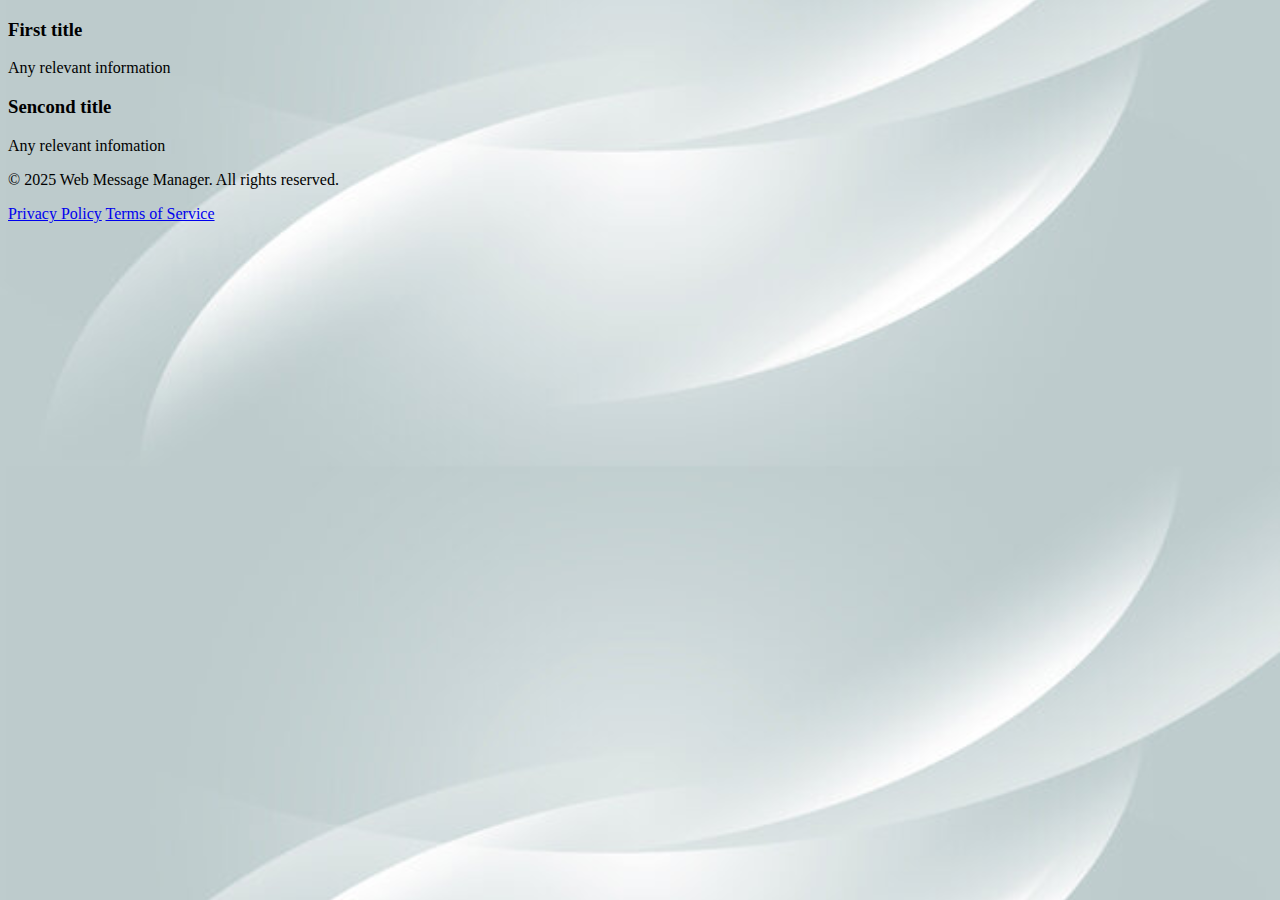
<file: Pagina Web/index.html>
<!DOCTYPE html>
<html lang="en">

<head>
    <meta charset="UTF-8">
    <meta name="viewport" content="width=device-width, initial-scale=1.0">
    <link href="https://cdn.jsdelivr.net/npm/bootstrap@5.3.8/dist/css/bootstrap.min.css" rel="stylesheet"
        integrity="sha384-sRIl4kxILFvY47J16cr9ZwB07vP4J8+LH7qKQnuqkuIAvNWLzeN8tE5YBujZqJLB" crossorigin="anonymous">
    <link rel="stylesheet" href="css/style.css">
    <title>Document</title>
</head>

<body>
    
    <!--Here is the screen where the user could register or enter a already created session-->
    <!--<main class="container my-5">-->
        <div class="container my-5">

            <div class="row">
                <div class="col-md-4">
                    <div class="col-8">
                        <div class="bg-light border p-3 text-center">
                            <h3>First title</h3>
                            <p>Any relevant information</p>
                        </div>
                    </div>
                </div>
                <div class="col-md-6">
                    <div class="col-4">
                        <div class="bg-light border p-3 text-center">
                            <h3>Sencond title</h3>
                            <p>Any relevant infomation</p>
                        </div>
                    </div>
                </div>
            </div>
        </div>

            <!--Footer section with all the terms and conditions of privacy set-->
            <footer class="bg-light py-3">
                <div class="container">
                    <div class="row">
                    <div class="col-md-6">
                        <p>&copy; 2025 Web Message Manager. All rights reserved.</p>
                    </div>
                    <div class="col-md-6 text-md-end">
                        <a href="#">Privacy Policy</a>
                        <a href="#" class="ms-3">Terms of Service</a>
                    </div>
                    </div>
                </div>
            </footer>

        
    <!--</main>-->

</body>

</html>
</file>
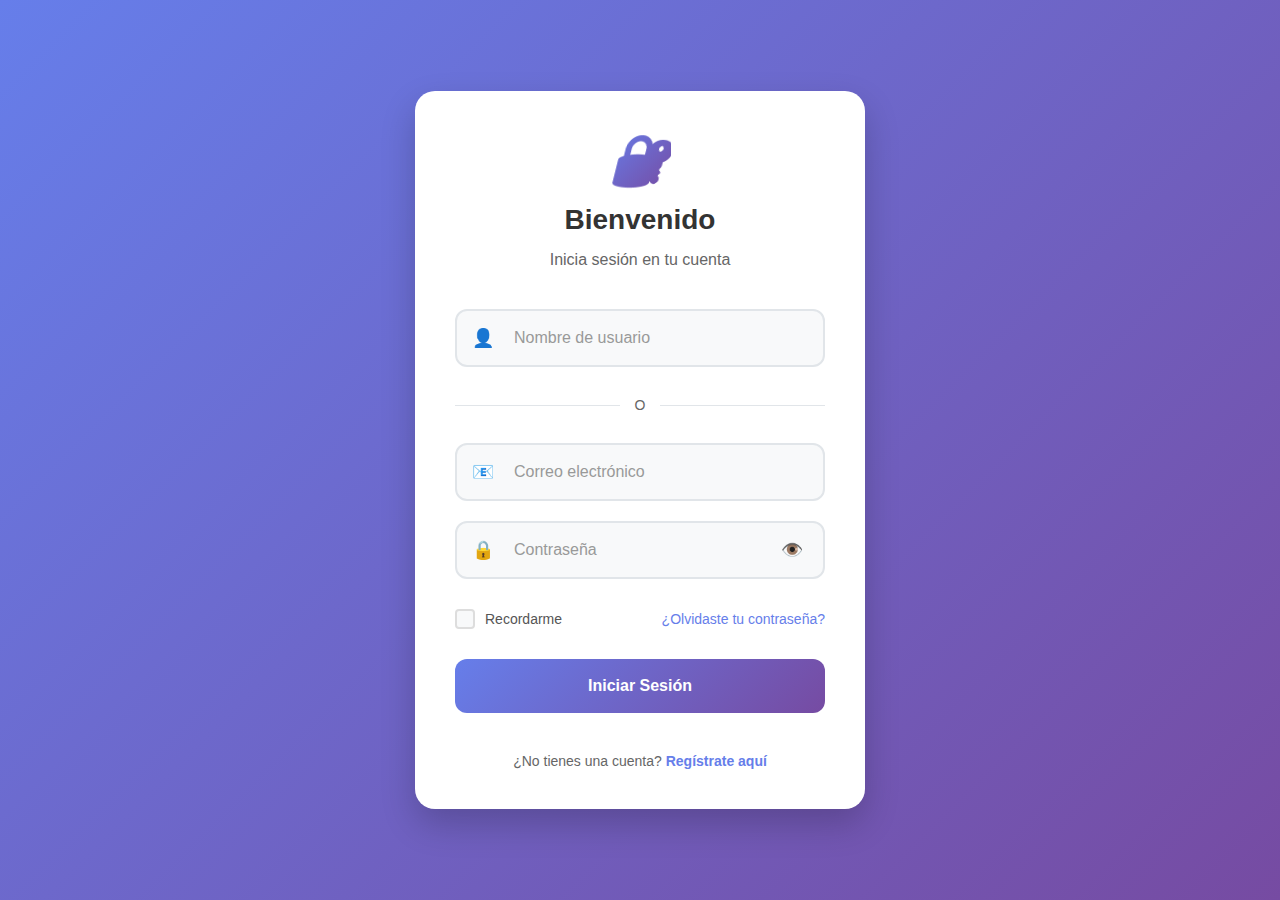
<file: repaso/src/main/resources/static/index.html>
<!DOCTYPE html>
<html lang="es">
<head>
    <meta charset="UTF-8">
    <meta name="viewport" content="width=device-width, initial-scale=1.0">
    <title>Login - Sistema de Usuarios</title>
    <style>
        /* ===== ESTILOS CSS ===== */
        * {
            margin: 0;
            padding: 0;
            box-sizing: border-box;
        }

        body {
            font-family: 'Segoe UI', Tahoma, Geneva, Verdana, sans-serif;
            background: linear-gradient(135deg, #667eea 0%, #764ba2 100%);
            min-height: 100vh;
            display: flex;
            justify-content: center;
            align-items: center;
            padding: 20px;
        }

        .login-container {
            background: white;
            border-radius: 20px;
            box-shadow: 0 15px 35px rgba(0, 0, 0, 0.2);
            width: 100%;
            max-width: 450px;
            padding: 40px;
            position: relative;
            overflow: hidden;
        }

        .login-header {
            text-align: center;
            margin-bottom: 40px;
        }

        .logo {
            display: flex;
            flex-direction: column;
            align-items: center;
            gap: 15px;
            margin-bottom: 15px;
        }

        .logo i {
            font-size: 50px;
            color: #667eea;
            background: linear-gradient(135deg, #667eea 0%, #764ba2 100%);
            -webkit-background-clip: text;
            -webkit-text-fill-color: transparent;
        }

        .logo h1 {
            color: #333;
            font-size: 28px;
            font-weight: 600;
        }

        .subtitle {
            color: #666;
            font-size: 16px;
        }

        .login-form {
            display: flex;
            flex-direction: column;
            gap: 20px;
        }

        .input-group {
            position: relative;
            display: flex;
            align-items: center;
            border: 2px solid #e1e5e9;
            border-radius: 12px;
            padding: 0 15px;
            transition: all 0.3s ease;
            background: #f8f9fa;
        }

        .input-group:focus-within {
            border-color: #667eea;
            background: white;
            box-shadow: 0 0 0 3px rgba(102, 126, 234, 0.1);
        }

        .input-icon {
            color: #667eea;
            font-size: 18px;
            margin-right: 10px;
        }

        .input-group input {
            flex: 1;
            padding: 18px 10px;
            border: none;
            background: transparent;
            font-size: 16px;
            color: #333;
            outline: none;
        }

        .input-group input::placeholder {
            color: #999;
        }

        .toggle-password {
            background: none;
            border: none;
            color: #667eea;
            cursor: pointer;
            font-size: 18px;
            padding: 5px;
            transition: color 0.3s ease;
        }

        .toggle-password:hover {
            color: #764ba2;
        }

        .or-divider {
            display: flex;
            align-items: center;
            text-align: center;
            margin: 10px 0;
        }

        .or-divider::before,
        .or-divider::after {
            content: '';
            flex: 1;
            border-bottom: 1px solid #e1e5e9;
        }

        .or-divider span {
            padding: 0 15px;
            color: #666;
            font-size: 14px;
            font-weight: 500;
        }

        .form-options {
            display: flex;
            justify-content: space-between;
            align-items: center;
            margin: 10px 0;
        }

        .checkbox-container {
            display: flex;
            align-items: center;
            cursor: pointer;
            color: #555;
            font-size: 14px;
            position: relative;
        }

        .checkbox-container input {
            position: absolute;
            opacity: 0;
            cursor: pointer;
        }

        .checkmark {
            position: relative;
            height: 20px;
            width: 20px;
            background-color: #f8f9fa;
            border: 2px solid #ddd;
            border-radius: 4px;
            margin-right: 10px;
            transition: all 0.3s ease;
        }

        .checkbox-container input:checked ~ .checkmark {
            background-color: #667eea;
            border-color: #667eea;
        }

        .checkmark:after {
            content: "";
            position: absolute;
            display: none;
            left: 6px;
            top: 2px;
            width: 5px;
            height: 10px;
            border: solid white;
            border-width: 0 2px 2px 0;
            transform: rotate(45deg);
        }

        .checkbox-container input:checked ~ .checkmark:after {
            display: block;
        }

        .forgot-password {
            color: #667eea;
            text-decoration: none;
            font-size: 14px;
            transition: color 0.3s ease;
        }

        .forgot-password:hover {
            color: #764ba2;
            text-decoration: underline;
        }

        .login-btn {
            background: linear-gradient(135deg, #667eea 0%, #764ba2 100%);
            color: white;
            border: none;
            padding: 18px;
            border-radius: 12px;
            font-size: 16px;
            font-weight: 600;
            cursor: pointer;
            transition: all 0.3s ease;
            position: relative;
            overflow: hidden;
            display: flex;
            justify-content: center;
            align-items: center;
            gap: 10px;
        }

        .login-btn:hover {
            transform: translateY(-2px);
            box-shadow: 0 7px 14px rgba(102, 126, 234, 0.3);
        }

        .login-btn:active {
            transform: translateY(0);
        }

        .btn-text {
            transition: opacity 0.3s ease;
        }

        .spinner {
            width: 20px;
            height: 20px;
            border: 3px solid rgba(255, 255, 255, 0.3);
            border-radius: 50%;
            border-top-color: white;
            animation: spin 1s ease-in-out infinite;
        }

        @keyframes spin {
            to { transform: rotate(360deg); }
        }

        .hidden {
            display: none !important;
        }

        .register-link {
            text-align: center;
            color: #666;
            font-size: 14px;
            margin-top: 20px;
        }

        .register-link a {
            color: #667eea;
            text-decoration: none;
            font-weight: 600;
            transition: color 0.3s ease;
        }

        .register-link a:hover {
            color: #764ba2;
            text-decoration: underline;
        }

        .role-info {
            margin-top: 30px;
            animation: fadeIn 0.5s ease;
        }

        @keyframes fadeIn {
            from { opacity: 0; transform: translateY(20px); }
            to { opacity: 1; transform: translateY(0); }
        }

        .role-card {
            background: linear-gradient(135deg, #f8f9fa 0%, #e9ecef 100%);
            border-radius: 15px;
            padding: 25px;
            text-align: center;
            border: 2px solid #e1e5e9;
        }

        .role-card i {
            font-size: 60px;
            margin-bottom: 15px;
            background: linear-gradient(135deg, #667eea 0%, #764ba2 100%);
            -webkit-background-clip: text;
            -webkit-text-fill-color: transparent;
        }

        .role-card h3 {
            color: #333;
            margin-bottom: 10px;
            font-size: 22px;
        }

        .role-card p {
            color: #666;
            margin-bottom: 20px;
            line-height: 1.5;
        }

        .permissions {
            background: white;
            border-radius: 10px;
            padding: 15px;
            margin: 15px 0;
            text-align: left;
        }

        .permissions h4 {
            color: #333;
            margin-bottom: 10px;
            font-size: 16px;
        }

        .permissions ul {
            list-style-type: none;
            padding-left: 0;
        }

        .permissions li {
            color: #555;
            padding: 8px 0;
            border-bottom: 1px solid #f0f0f0;
            display: flex;
            align-items: center;
            gap: 10px;
        }

        .permissions li:last-child {
            border-bottom: none;
        }

        .permissions li:before {
            content: "✓";
            color: #4CAF50;
            font-weight: bold;
        }

        .continue-btn {
            background: linear-gradient(135deg, #4CAF50 0%, #45a049 100%);
            color: white;
            border: none;
            padding: 15px 30px;
            border-radius: 10px;
            font-size: 16px;
            font-weight: 600;
            cursor: pointer;
            transition: all 0.3s ease;
            margin-top: 15px;
            width: 100%;
        }

        .continue-btn:hover {
            transform: translateY(-2px);
            box-shadow: 0 7px 14px rgba(76, 175, 80, 0.3);
        }

        .notification {
            position: fixed;
            top: 20px;
            right: 20px;
            background: #ff4757;
            color: white;
            padding: 15px 20px;
            border-radius: 10px;
            box-shadow: 0 5px 15px rgba(0, 0, 0, 0.2);
            display: none;
            align-items: center;
            gap: 10px;
            animation: slideIn 0.3s ease;
            z-index: 1000;
        }

        @keyframes slideIn {
            from { transform: translateX(100%); opacity: 0; }
            to { transform: translateX(0); opacity: 1; }
        }

        .notification.success {
            background: #2ed573;
        }

        .notification.warning {
            background: #ffa502;
        }

        .notification-content {
            display: flex;
            align-items: center;
            gap: 10px;
        }

        .loading-overlay {
            position: fixed;
            top: 0;
            left: 0;
            right: 0;
            bottom: 0;
            background: rgba(0, 0, 0, 0.7);
            display: none;
            justify-content: center;
            align-items: center;
            z-index: 1001;
        }

        .loading-content {
            background: white;
            padding: 30px;
            border-radius: 15px;
            text-align: center;
        }

        .loading-spinner {
            width: 50px;
            height: 50px;
            border: 5px solid #f3f3f3;
            border-top: 5px solid #667eea;
            border-radius: 50%;
            animation: spin 1s linear infinite;
            margin: 0 auto 20px;
        }

        .loading-text {
            color: #333;
            font-size: 18px;
        }

        /* Responsive */
        @media (max-width: 480px) {
            .login-container {
                padding: 25px;
            }

            .form-options {
                flex-direction: column;
                gap: 15px;
                align-items: flex-start;
            }
        }
    </style>
</head>
<body>
<!-- ===== ESTRUCTURA HTML ===== -->
<div class="login-container">
    <div class="login-header">
        <div class="logo">
            <i>🔐</i>
            <h1>Bienvenido</h1>
        </div>
        <p class="subtitle">Inicia sesión en tu cuenta</p>
    </div>

    <form id="loginForm" class="login-form">
        <div class="input-group">
            <div class="input-icon">
                👤
            </div>
            <input
                    type="text"
                    id="username"
                    name="username"
                    placeholder="Nombre de usuario"
            >
        </div>

        <div class="or-divider">
            <span>O</span>
        </div>

        <div class="input-group">
            <div class="input-icon">
                📧
            </div>
            <input
                    type="email"
                    id="email"
                    name="email"
                    placeholder="Correo electrónico"
            >
        </div>

        <div class="input-group">
            <div class="input-icon">
                🔒
            </div>
            <input
                    type="password"
                    id="password"
                    name="password"
                    placeholder="Contraseña"
            >
            <button type="button" class="toggle-password" id="togglePassword">
                👁️
            </button>
        </div>

        <div class="form-options">
            <label class="checkbox-container">
                <input type="checkbox" id="rememberMe">
                <span class="checkmark"></span>
                Recordarme
            </label>
            <a href="#" class="forgot-password">¿Olvidaste tu contraseña?</a>
        </div>

        <button type="submit" class="login-btn" id="loginBtn">
            <span class="btn-text">Iniciar Sesión</span>
            <div class="spinner hidden" id="spinner"></div>
        </button>

        <div class="register-link">
            ¿No tienes una cuenta? <a href="#" id="registerLink">Regístrate aquí</a>
        </div>
    </form>

    <div class="role-info hidden" id="roleInfo">
        <div class="role-card">
            <i id="roleIcon">👑</i>
            <h3 id="roleTitle">Rol del Usuario</h3>
            <p id="roleDescription"></p>
            <div class="permissions">
                <h4>Permisos:</h4>
                <ul id="permissionsList"></ul>
            </div>
            <button class="continue-btn" id="continueBtn">Continuar al Dashboard</button>
        </div>
    </div>

    <div class="notification hidden" id="notification">
        <div class="notification-content">
            <i id="notificationIcon">⚠️</i>
            <span id="notificationMessage"></span>
        </div>
    </div>
</div>

<div class="loading-overlay hidden" id="loadingOverlay">
    <div class="loading-content">
        <div class="loading-spinner"></div>
        <p class="loading-text">Verificando credenciales...</p>
    </div>
</div>

<!-- ===== JAVASCRIPT ===== -->
<script>
    // Configuración de la API
    const API_BASE_URL = 'http://localhost:9085'; // Cambia esto según tu backend
    const LOGIN_ENDPOINT = `${API_BASE_URL}/auth/login`;

    // Configuración de roles y permisos
    const ROLE_CONFIG = {
        'ROLE_ADMIN': {
            title: 'Administrador',
            icon: '👑',
            description: 'Tienes acceso completo al sistema',
            permissions: [
                'Gestionar todos los usuarios',
                'Acceso a reportes completos',
                'Configuración del sistema',
                'Eliminar contenido',
                'Asignar roles'
            ],
            redirectUrl: '/admin/dashboard.html'
        },
        'ROLE_USER': {
            title: 'Usuario',
            icon: '👤',
            description: 'Acceso básico al sistema',
            permissions: [
                'Ver perfil propio',
                'Editar información personal',
                'Acceso a contenido público',
                'Realizar pedidos'
            ],
            redirectUrl: '/user/dashboard.html'
        },
        'EDITOR': {
            title: 'Editor',
            icon: '✏️',
            description: 'Puedes crear y editar contenido',
            permissions: [
                'Crear artículos',
                'Editar contenido',
                'Subir archivos',
                'Moderar comentarios'
            ],
            redirectUrl: '/editor/dashboard.html'
        },
        'VIEWER': {
            title: 'Espectador',
            icon: '👁️',
            description: 'Solo puedes ver contenido',
            permissions: [
                'Ver contenido público',
                'Leer artículos',
                'Ver estadísticas básicas'
            ],
            redirectUrl: '/viewer/dashboard.html'
        }
    };

    // Elementos del DOM
    const loginForm = document.getElementById('loginForm');
    const usernameInput = document.getElementById('username');
    const emailInput = document.getElementById('email');
    const passwordInput = document.getElementById('password');
    const togglePasswordBtn = document.getElementById('togglePassword');
    const loginBtn = document.getElementById('loginBtn');
    const spinner = document.getElementById('spinner');
    const btnText = document.querySelector('.btn-text');
    const roleInfo = document.getElementById('roleInfo');
    const roleTitle = document.getElementById('roleTitle');
    const roleIcon = document.getElementById('roleIcon');
    const roleDescription = document.getElementById('roleDescription');
    const permissionsList = document.getElementById('permissionsList');
    const continueBtn = document.getElementById('continueBtn');
    const notification = document.getElementById('notification');
    const notificationIcon = document.getElementById('notificationIcon');
    const notificationMessage = document.getElementById('notificationMessage');
    const loadingOverlay = document.getElementById('loadingOverlay');

    // Mostrar/ocultar contraseña
    togglePasswordBtn.addEventListener('click', function() {
        const type = passwordInput.getAttribute('type') === 'password' ? 'text' : 'password';
        passwordInput.setAttribute('type', type);
        this.innerHTML = type === 'password' ? '👁️' : '🙈';
    });

    // Mostrar notificación
    function showNotification(message, type = 'error') {
        notificationMessage.textContent = message;
        notification.className = 'notification';

        if (type === 'success') {
            notification.classList.add('success');
            notificationIcon.textContent = '✅';
        } else if (type === 'warning') {
            notification.classList.add('warning');
            notificationIcon.textContent = '⚠️';
        } else {
            notificationIcon.textContent = '❌';
        }

        notification.classList.remove('hidden');

        setTimeout(() => {
            notification.classList.add('hidden');
        }, 5000);
    }

    // Mostrar carga
    function showLoading() {
        loadingOverlay.classList.remove('hidden');
    }

    // Ocultar carga
    function hideLoading() {
        loadingOverlay.classList.add('hidden');
    }

    // Extraer rol del token JWT (simulado)
    function extractRoleFromJwt(jwt) {
        // En un caso real, decodificarías el JWT aquí
        // Esta es una simulación basada en la respuesta de tu API
        try {
            // Simulación: basado en el usuario que inicia sesión
            const user = usernameInput.value.toLowerCase() || emailInput.value.toLowerCase();

            // Lógica de simulación de roles
            if (user.includes('admin')) return 'ROLE_ADMIN';
            if (user.includes('editor')) return 'EDITOR';
            if (user.includes('viewer')) return 'VIEWER';
            return 'ROLE_USER'; // Rol por defecto
        } catch (error) {
            console.error('Error al extraer rol:', error);
            return 'ROLE_USER';
        }
    }

    // Mostrar información del rol
    function showRoleInfo(role) {
        const config = ROLE_CONFIG[role] || ROLE_CONFIG['USER'];

        roleTitle.textContent = config.title;
        roleIcon.textContent = config.icon;
        roleDescription.textContent = config.description;

        // Limpiar lista de permisos
        permissionsList.innerHTML = '';

        // Agregar permisos
        config.permissions.forEach(permission => {
            const li = document.createElement('li');
            li.textContent = permission;
            permissionsList.appendChild(li);
        });

        // Configurar redirección
        continueBtn.onclick = function() {
            window.location.href = config.redirectUrl;
        };

        // Mostrar información del rol
        roleInfo.classList.remove('hidden');
        loginForm.classList.add('hidden');
    }

    // Manejar el envío del formulario
    loginForm.addEventListener('submit', async function(e) {
        e.preventDefault();

        // Validaciones básicas
        if (!usernameInput.value && !emailInput.value) {
            showNotification('Debes ingresar un nombre de usuario o correo electrónico');
            return;
        }

        if (!passwordInput.value) {
            showNotification('Debes ingresar una contraseña');
            return;
        }

        // Mostrar estado de carga
        loginBtn.disabled = true;
        btnText.classList.add('hidden');
        spinner.classList.remove('hidden');
        showLoading();

        try {
            // Preparar datos para la API
            const loginData = {
                password: passwordInput.value
            };

            if (usernameInput.value) {
                loginData.username = usernameInput.value;
            } else {
                loginData.email = emailInput.value;
            }

            console.log('Enviando datos de login:', loginData);

            // Llamada a la API de Spring Boot
            const response = await fetch(LOGIN_ENDPOINT, {
                method: 'POST',
                headers: {
                    'Content-Type': 'application/json',
                },
                body: JSON.stringify(loginData)
            });

            const data = await response.json();
            console.log('Respuesta del servidor:', data);

            if (response.ok && data.jwt) {
                // Login exitoso
                showNotification('¡Login exitoso!', 'success');

                // Extraer rol del usuario
                const userRole = extractRoleFromJwt(data.jwt);

                // Mostrar información del rol
                setTimeout(() => {
                    showRoleInfo(userRole);
                    hideLoading();
                }, 1500);

                // Guardar token en localStorage (opcional)
                localStorage.setItem('jwtToken', data.jwt);
                localStorage.setItem('userRole', userRole);

                // Guardar en sesión si se seleccionó "Recordarme"
                if (document.getElementById('rememberMe').checked) {
                    sessionStorage.setItem('username', usernameInput.value || '');
                    sessionStorage.setItem('email', emailInput.value || '');
                }

            } else {
                // Error en el login
                const errorMsg = data.error || 'Error en el servidor';
                showNotification(`Error: ${errorMsg}`);
                hideLoading();
            }

        } catch (error) {
            console.error('Error en la petición:', error);
            showNotification('Error de conexión con el servidor');
            hideLoading();
        } finally {
            // Restaurar estado del botón
            loginBtn.disabled = false;
            btnText.classList.remove('hidden');
            spinner.classList.add('hidden');
        }
    });

    // Enlace de registro
    document.getElementById('registerLink').addEventListener('click', function(e) {
        e.preventDefault();
        showNotification('Función de registro en desarrollo', 'warning');
    });

    // Enlace de recuperación de contraseña
    document.querySelector('.forgot-password').addEventListener('click', function(e) {
        e.preventDefault();
        showNotification('Función de recuperación en desarrollo', 'warning');
    });

    // Cargar datos guardados si existen
    window.addEventListener('load', function() {
        const savedUsername = sessionStorage.getItem('username');
        const savedEmail = sessionStorage.getItem('email');

        if (savedUsername) {
            usernameInput.value = savedUsername;
        } else if (savedEmail) {
            emailInput.value = savedEmail;
        }
    });
</script>
</body>
</html>
</file>
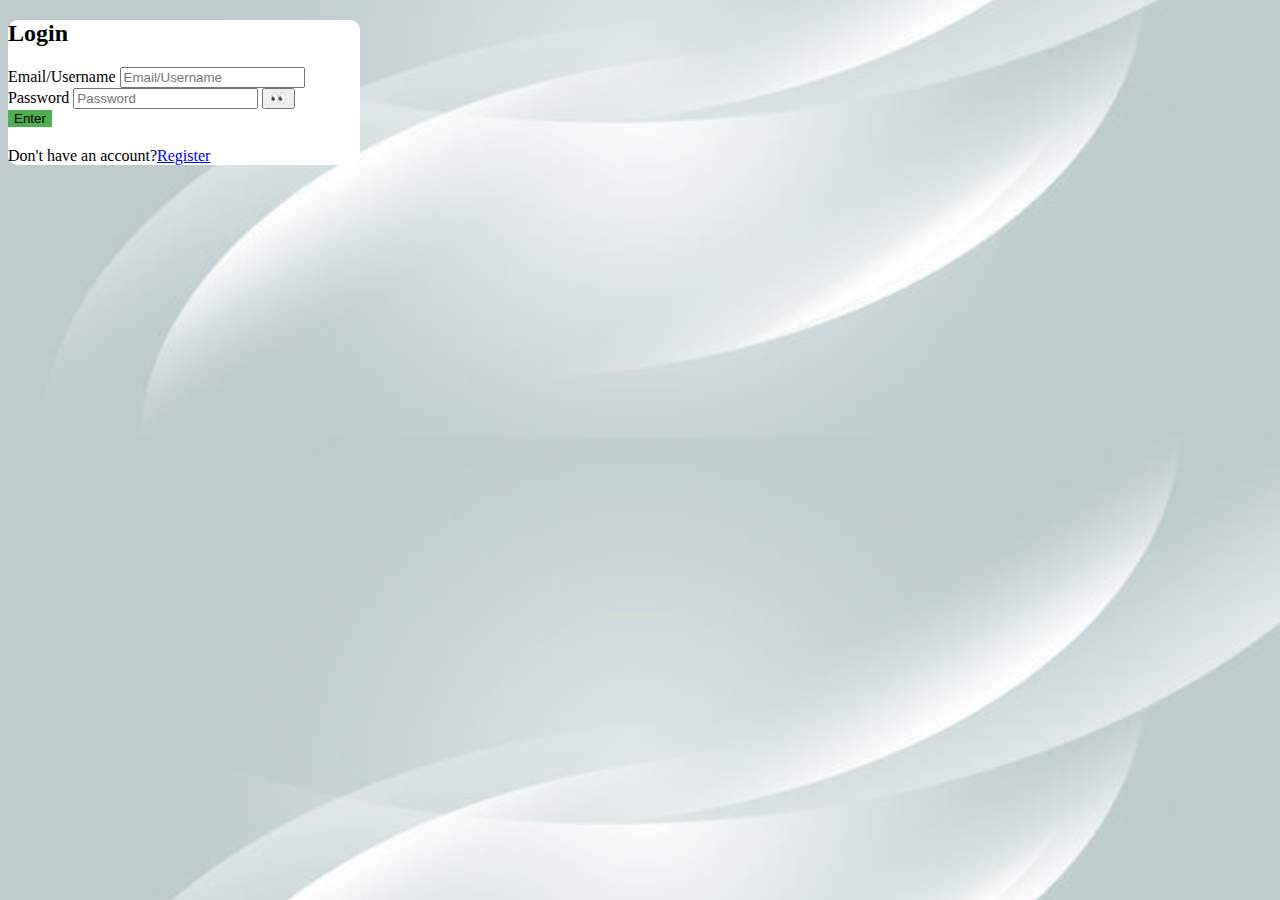
<file: Pagina Web/login.html>
<!DOCTYPE html>
<html lang="en">
<head>
    <meta charset="UTF-8">
    <meta name="viewport" content="width=device-width, initial-scale=1.0">
    <link href="https://cdn.jsdelivr.net/npm/bootstrap@5.3.8/dist/css/bootstrap.min.css" rel="stylesheet"
        integrity="sha384-sRIl4kxILFvY47J16cr9ZwB07vP4J8+LH7qKQnuqkuIAvNWLzeN8tE5YBujZqJLB" crossorigin="anonymous">
    <link rel="stylesheet" href="css/style.css">
    <!--<script src="js/app.js"></script>-->
    <title>Login</title>
</head>
<body>
    <!--Here we have the login screen-->
    <div class="container d-flex justify-content-center align-items-center min-vh-100">
        <div class="card p-5 shadow">
            <h2 class="text-center mb-5">Login</h2>
            <form>
                <div class="mb-3">
                    <label for="email" class="form-label">Email/Username</label>
                    <input type="text" class="form-control" id="email" placeholder="Email/Username" required>
                </div>
                <div class="mb-4">
                    <label for="password" class="form-label">Password</label>
                    <input type="password" class="form-control" id="password" placeholder="Password" required>
                    <button type="button" class="toggle-password" id="togglePassword">👀</button>
                </div>
                <button type="button" class="btn btn-primary w-100" id="loginBtn">Enter</button>
                <div class="mb-5">
                    <label for="text">Don't have an account?<a href="register.html">Register</a></label>
                </div>
            </form>
        </div>

    </div>
<script src="js/app.js"></script>
</body>
</html>
</file>
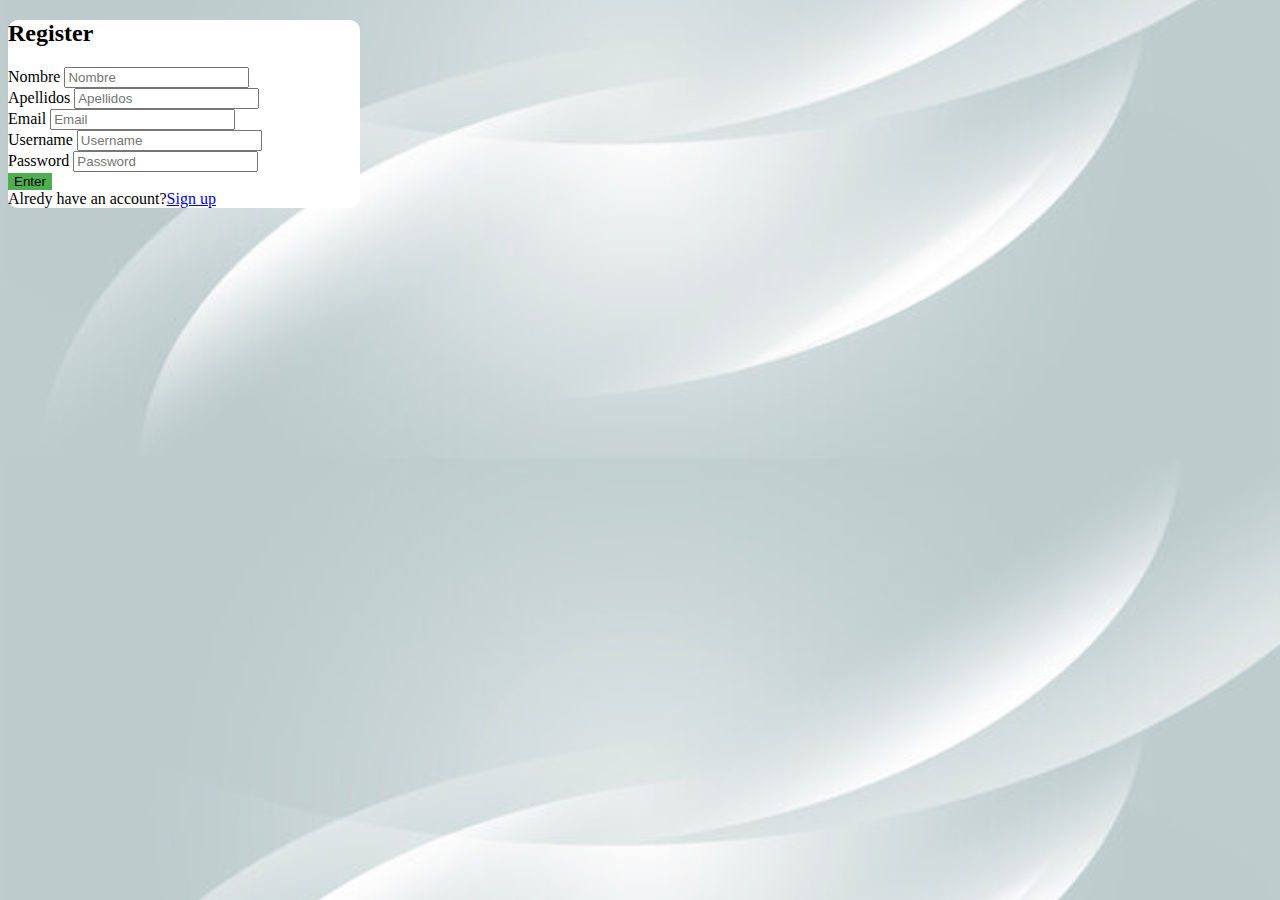
<file: Pagina Web/register.html>
<!DOCTYPE html>
<html lang="en">
<head>
    <meta charset="UTF-8">
    <meta name="viewport" content="width=device-width, initial-scale=1.0">
    <link href="https://cdn.jsdelivr.net/npm/bootstrap@5.3.8/dist/css/bootstrap.min.css" rel="stylesheet"
        integrity="sha384-sRIl4kxILFvY47J16cr9ZwB07vP4J8+LH7qKQnuqkuIAvNWLzeN8tE5YBujZqJLB" crossorigin="anonymous">
    <link rel="stylesheet" href="css/style.css">
    <title>Register</title>
</head>
<body>
        <!--Here we have the login screen-->
    <div class="container d-flex justify-content-center align-items-center min-vh-100">
        <div class="card p-5 shadow">
            <h2 class="text-center mb-5">Register</h2>
            <form>
                <div class="mb-1">
                    <label for="nombre" class="form-label">Nombre</label>
                    <input type="text" class="form-control" id="nombre" placeholder="Nombre" required>
                </div>
                <div class="mb-1">
                    <label for="apellido" class="form-label">Apellidos</label>
                    <input type="text" class="form-control" id="apellido" placeholder="Apellidos" required>
                </div>
                <div class="mb-1">
                    <label for="email" class="form-label">Email</label>
                    <input type="text" class="form-control" id="email" placeholder="Email" required>
                </div>
                <div class="mb-1">
                    <label for="username" class="form-label">Username</label>
                    <input type="text" class="form-control" id="username" placeholder="Username" required>
                </div>
                <div class="mb-1">
                    <label for="password" class="form-label">Password</label>
                    <input type="password" class="form-control" id="password" placeholder="Password" required>
                </div>
                <button type="button" class="btn btn-primary w-100" id="loginBtn">Enter</button>
                <div class="mb-1">
                    <label for="text">Alredy have an account?<a href="login.html">Sign up</a></label>
                </div>
            </form>
        </div>

    </div>
<script src="js/register.js"></script>

</body>
</html>
</file>
<file: Pagina Web/css/style.css>
body {
    background-color: #f0f4f8; /* Color de fondo claro */
    background-image: url('img/Background01.jpg'); 
    background-size: cover;
    background-position: center; 
    

}
.card {
    background-color: #ffffff; /* Fondo blanco */
    border-radius: 10px; /* Bordes redondeados */
    width: 22rem;
}
.btn-primary {
    background-color: #4CAF50; /* Cambiamos el color del botón */
    border: none;
}
.btn-primary:hover {
    background-color: #45a049; /* Color del botón al pasar el cursor */
}
.form-control:focus {
    border-color: #4CAF50;
    box-shadow: none; /* Sin sombra al hacer foco */
}


.mb-5{
    margin-top: 20px;
}
</file>
